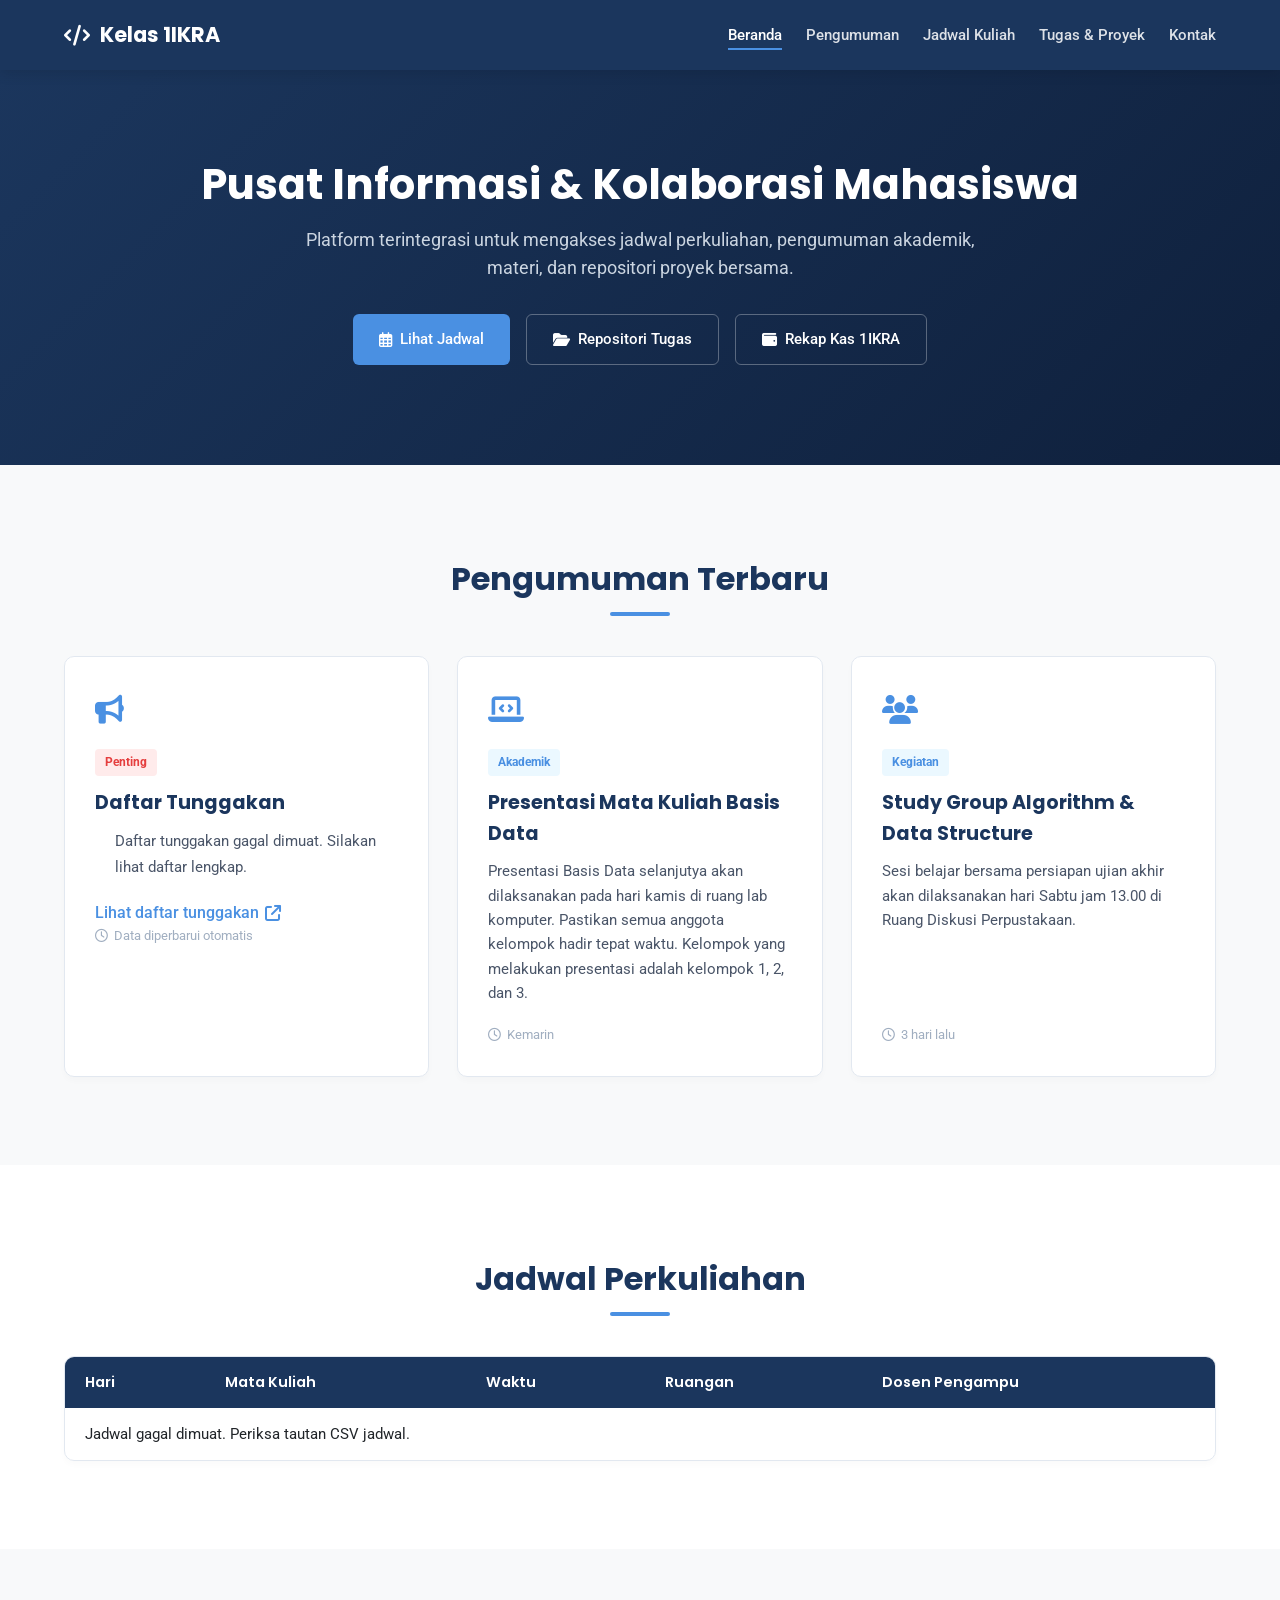
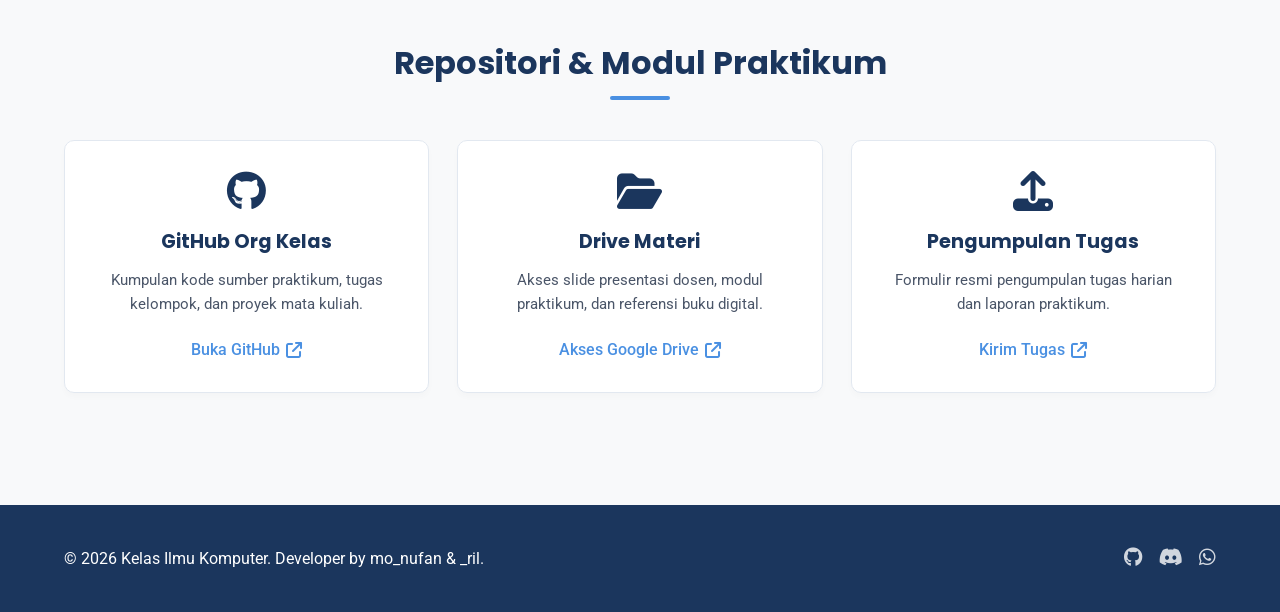
<file: index.html>
<!doctype html>
<html lang="id">
  <head>
    <meta charset="UTF-8" />
    <meta name="viewport" content="width=device-width, initial-scale=1.0" />
    <title>Ilmu Komputer - Portal Kelas</title>

    <link rel="preconnect" href="https://fonts.googleapis.com" />
    <link rel="preconnect" href="https://fonts.gstatic.com" crossorigin />
    <link
      href="https://fonts.googleapis.com/css2?family=Poppins:wght@600;700&family=Roboto:wght@400;500;700&display=swap"
      rel="stylesheet"
    />
    <link
      rel="stylesheet"
      href="https://cdnjs.cloudflare.com/ajax/libs/font-awesome/6.4.0/css/all.min.css"
    />
    <link rel="stylesheet" href="style.css" />
  </head>
  <body>
    <header>
      <div class="container nav-container">
        <a href="#" class="logo">
          <i class="fa-solid fa-code"></i>Kelas 1IKRA</a
        >

        <button
          class="mobile-menu-btn"
          id="mobileMenuBtn"
          aria-label="Toggle Navigation"
        >
          <i class="fa-solid fa-bars"></i>
        </button>

        <nav aria-label="Navigasi utama">
          <ul class="nav-links" id="navLinks">
            <li><a href="#beranda" class="active">Beranda</a></li>
            <li><a href="#pengumuman">Pengumuman</a></li>
            <li><a href="#jadwal">Jadwal Kuliah</a></li>
            <li><a href="#tugas">Tugas & Proyek</a></li>
            <li><a href="#kontak">Kontak</a></li>
          </ul>
        </nav>
      </div>
    </header>

    <section class="hero" id="beranda">
      <div class="container">
        <h1>Pusat Informasi & Kolaborasi Mahasiswa</h1>
        <p>
          Platform terintegrasi untuk mengakses jadwal perkuliahan, pengumuman
          akademik, materi, dan repositori proyek bersama.
        </p>
        <div class="hero-buttons">
          <a href="#jadwal" class="btn btn-primary"
            ><i class="fa-regular fa-calendar-days"></i> Lihat Jadwal</a
          >
          <a href="#tugas" class="btn btn-outline"
            ><i class="fa-solid fa-folder-open"></i> Repositori Tugas</a
          >
          <a href="kas.html#ringkasan" class="btn btn-outline"
            ><i class="fa-solid fa-wallet"></i> Rekap Kas 1IKRA</a
          >
        </div>
      </div>
    </section>

    <section class="section" id="pengumuman">
      <div class="container">
        <h2 class="section-title">Pengumuman Terbaru</h2>
        <div class="grid-3">
          <div class="card">
            <div class="card-icon"><i class="fa-solid fa-bullhorn"></i></div>
            <span class="tag tag-urgent">Penting</span>
            <h3 id="tunggakan-announcement-title">Daftar Tunggakan</h3>
            <ul id="tunggakan-announcement-message" class="tunggakan-list">
              <li>Memuat daftar tunggakan...</li>
            </ul>
            <a href="kas.html#tukang-nunggak" class="link-btn"
              >Lihat daftar tunggakan
              <i class="fa-solid fa-arrow-up-right-from-square"></i
            ></a>
            <small class="card-date"
              ><i class="fa-regular fa-clock"></i> Data diperbarui
              otomatis</small
            >
          </div>
          <div class="card">
            <div class="card-icon"><i class="fa-solid fa-laptop-code"></i></div>
            <span class="tag tag-info">Akademik</span>
            <h3>Presentasi Mata Kuliah Basis Data</h3>
            <p>
              Presentasi Basis Data selanjutya akan dilaksanakan pada hari kamis
              di ruang lab komputer. Pastikan semua anggota kelompok hadir tepat
              waktu. Kelompok yang melakukan presentasi adalah kelompok 1, 2,
              dan 3.
            </p>
            <small class="card-date"
              ><i class="fa-regular fa-clock"></i> Kemarin</small
            >
          </div>
          <div class="card">
            <div class="card-icon"><i class="fa-solid fa-users"></i></div>
            <span class="tag tag-info">Kegiatan</span>
            <h3>Study Group Algorithm & Data Structure</h3>
            <p>
              Sesi belajar bersama persiapan ujian akhir akan dilaksanakan hari
              Sabtu jam 13.00 di Ruang Diskusi Perpustakaan.
            </p>
            <small class="card-date"
              ><i class="fa-regular fa-clock"></i> 3 hari lalu</small
            >
          </div>
        </div>
      </div>
    </section>

    <section class="section section-alt" id="jadwal">
      <div class="container">
        <h2 class="section-title">Jadwal Perkuliahan</h2>
        <div class="table-container">
          <table class="schedule-table">
            <thead>
              <tr>
                <th>Hari</th>
                <th>Mata Kuliah</th>
                <th>Waktu</th>
                <th>Ruangan</th>
                <th>Dosen Pengampu</th>
              </tr>
            </thead>
            <tbody>
              <tr>
                <td colspan="5">Memuat jadwal...</td>
              </tr>
            </tbody>
          </table>
        </div>
      </div>
    </section>

    <section class="section" id="tugas">
      <div class="container">
        <h2 class="section-title">Repositori & Modul Praktikum</h2>
        <div class="grid-3">
          <div class="card resource-card">
            <i class="fa-brands fa-github resource-icon"></i>
            <h3>GitHub Org Kelas</h3>
            <p>
              Kumpulan kode sumber praktikum, tugas kelompok, dan proyek mata
              kuliah.
            </p>
            <a href="#" class="link-btn"
              >Buka GitHub <i class="fa-solid fa-arrow-up-right-from-square"></i
            ></a>
          </div>
          <div class="card resource-card">
            <i class="fa-solid fa-folder-open resource-icon"></i>
            <h3>Drive Materi</h3>
            <p>
              Akses slide presentasi dosen, modul praktikum, dan referensi buku
              digital.
            </p>
            <a href="#" class="link-btn"
              >Akses Google Drive
              <i class="fa-solid fa-arrow-up-right-from-square"></i
            ></a>
          </div>
          <div class="card resource-card">
            <i class="fa-solid fa-upload resource-icon"></i>
            <h3>Pengumpulan Tugas</h3>
            <p>
              Formulir resmi pengumpulan tugas harian dan laporan praktikum.
            </p>
            <a
              href="https://elearning2.universitasputrabangsa.ac.id/"
              class="link-btn"
              target="_blank"
              rel="noopener noreferrer"
              >Kirim Tugas <i class="fa-solid fa-arrow-up-right-from-square"></i
            ></a>
          </div>
        </div>
      </div>
    </section>

    <footer id="kontak">
      <div class="container footer-content">
        <p>&copy; 2026 Kelas Ilmu Komputer. Developer by mo_nufan & _ril.</p>
        <div class="social-links">
          <a href="#" aria-label="GitHub"
            ><i class="fa-brands fa-github"></i
          ></a>
          <a href="#" aria-label="Discord"
            ><i class="fa-brands fa-discord"></i
          ></a>
          <a href="https://" aria-label="WhatsApp Group"
            ><i class="fa-brands fa-whatsapp"></i
          ></a>
        </div>
      </div>
    </footer>

    <script src="script.js"></script>
  </body>
</html>
</file>
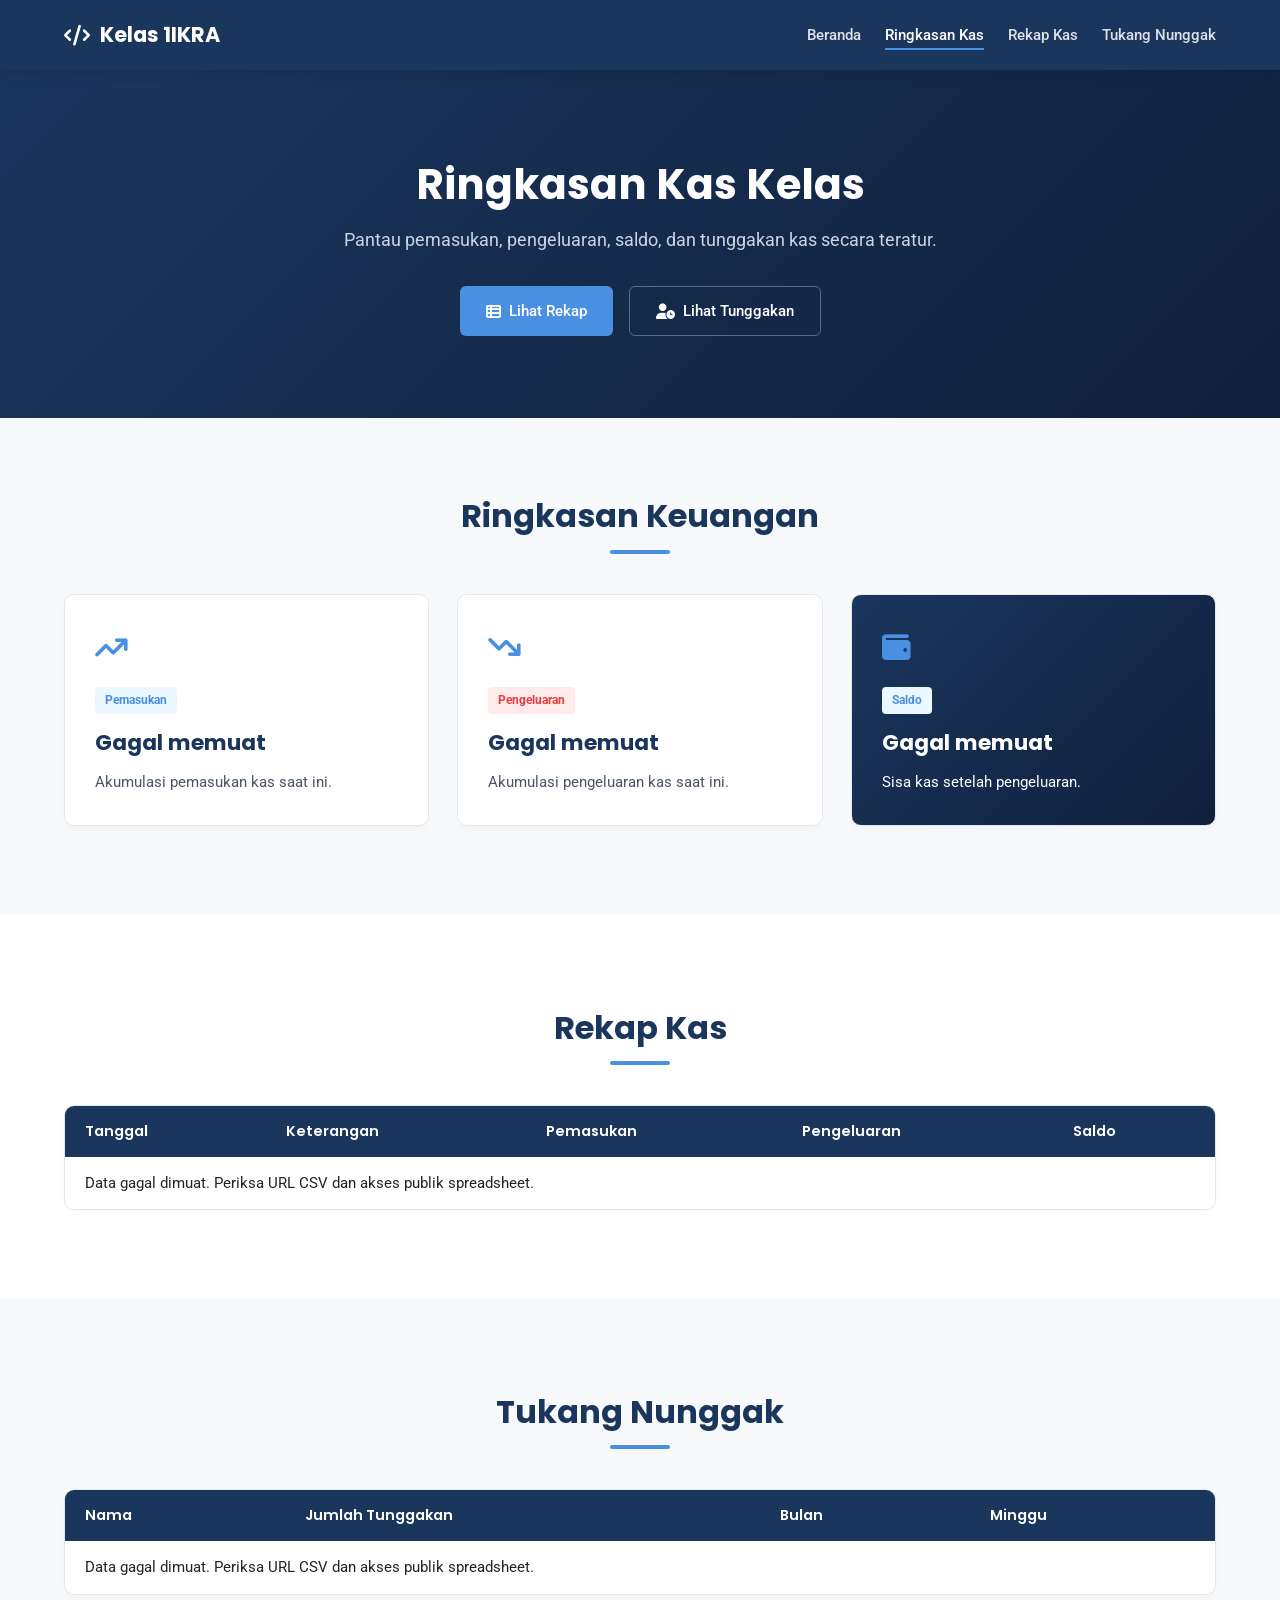
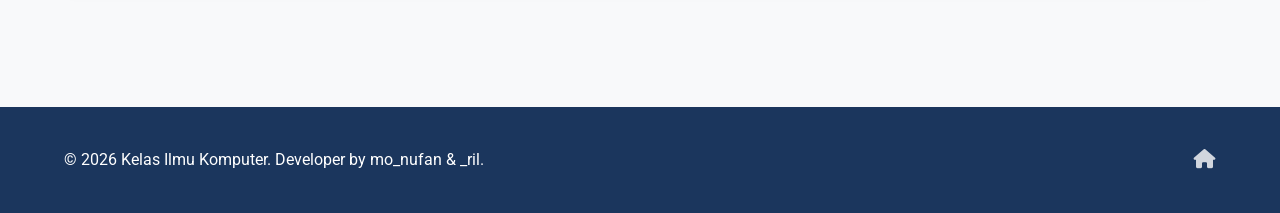
<file: kas.html>
<!doctype html>
<html lang="id">
  <head>
    <meta charset="UTF-8" />
    <meta name="viewport" content="width=device-width, initial-scale=1.0" />
    <meta name="theme-color" content="#1b365d" />
    <title>Rekap Kas - Portal Kelas</title>
    <link rel="preconnect" href="https://fonts.googleapis.com" />
    <link rel="preconnect" href="https://fonts.gstatic.com" crossorigin />
    <link
      href="https://fonts.googleapis.com/css2?family=Poppins:wght@600;700&family=Roboto:wght@400;500;700&display=swap"
      rel="stylesheet"
    />
    <link
      rel="stylesheet"
      href="https://cdnjs.cloudflare.com/ajax/libs/font-awesome/6.4.0/css/all.min.css"
    />
    <link rel="stylesheet" href="style.css" />
  </head>
  <body class="kas-page">
    <header>
      <div class="container nav-container">
        <a href="index.html" class="logo">
          <i class="fa-solid fa-code"></i> Kelas 1IKRA
        </a>
        <button
          class="mobile-menu-btn"
          id="mobileMenuBtn"
          aria-label="Toggle Navigation"
        >
          <i class="fa-solid fa-bars"></i>
        </button>
        <nav aria-label="Navigasi utama">
          <ul class="nav-links" id="navLinks">
            <li><a href="index.html">Beranda</a></li>
            <li><a href="#ringkasan" class="active">Ringkasan Kas</a></li>
            <li><a href="#rekap-kas">Rekap Kas</a></li>
            <li><a href="#tukang-nunggak">Tukang Nunggak</a></li>
          </ul>
        </nav>
      </div>
    </header>

    <section class="hero kas-hero" id="ringkasan">
      <div class="container">
        <h1>Ringkasan Kas Kelas</h1>
        <p>Pantau pemasukan, pengeluaran, saldo, dan tunggakan kas secara teratur.</p>
        <div class="hero-buttons">
          <a href="#rekap-kas" class="btn btn-primary">
            <i class="fa-solid fa-table-list"></i> Lihat Rekap
          </a>
          <a href="#tukang-nunggak" class="btn btn-outline">
            <i class="fa-solid fa-user-clock"></i> Lihat Tunggakan
          </a>
        </div>
      </div>
    </section>

    <section class="section kas-summary-section">
      <div class="container">
        <h2 class="section-title">Ringkasan Keuangan</h2>
        <div class="grid-3">
          <article class="card summary-card">
            <div class="card-icon"><i class="fa-solid fa-arrow-trend-up"></i></div>
            <span class="tag tag-info">Pemasukan</span>
            <h3 id="total-pemasukan">Memuat...</h3>
            <p>Akumulasi pemasukan kas saat ini.</p>
          </article>
          <article class="card summary-card">
            <div class="card-icon"><i class="fa-solid fa-arrow-trend-down"></i></div>
            <span class="tag tag-urgent">Pengeluaran</span>
            <h3 id="total-pengeluaran">Memuat...</h3>
            <p>Akumulasi pengeluaran kas saat ini.</p>
          </article>
          <article class="card summary-card balance-card">
            <div class="card-icon"><i class="fa-solid fa-wallet"></i></div>
            <span class="tag tag-info">Saldo</span>
            <h3 id="saldo">Memuat...</h3>
            <p>Sisa kas setelah pengeluaran.</p>
          </article>
        </div>
      </div>
    </section>

    <section class="section section-alt" id="rekap-kas">
      <div class="container">
        <h2 class="section-title">Rekap Kas</h2>
        <div class="table-container kas-table-container">
          <table class="schedule-table kas-table">
            <thead>
              <tr>
                <th>Tanggal</th>
                <th>Keterangan</th>
                <th>Pemasukan</th>
                <th>Pengeluaran</th>
                <th>Saldo</th>
              </tr>
            </thead>
            <tbody id="rekap-table-body"></tbody>
          </table>
        </div>
      </div>
    </section>

    <section class="section" id="tukang-nunggak">
      <div class="container">
        <h2 class="section-title">Tukang Nunggak</h2>
        <div class="table-container kas-table-container">
          <table class="schedule-table kas-table">
            <thead>
              <tr>
                <th>Nama</th>
                <th>Jumlah Tunggakan</th>
                <th>Bulan</th>
                <th>Minggu</th>
              </tr>
            </thead>
            <tbody id="nunggak-table-body"></tbody>
          </table>
        </div>
      </div>
    </section>

    <footer>
      <div class="container footer-content">
        <p>&copy; 2026 Kelas Ilmu Komputer. Developer by mo_nufan & _ril.</p>
        <div class="social-links">
          <a href="index.html" aria-label="Kembali ke portal kelas">
            <i class="fa-solid fa-house"></i>
          </a>
        </div>
      </div>
    </footer>
    <script src="app.js" defer></script>
  </body>
</html>
</file>
<file: style.css>
/* ==========================================
   1. VARIABEL WARNA & FONT
   ========================================== */
:root {
    --bg-navy: #1B365D;       /* Biru Navy (Header & Identitas) */
    --accent-blue: #4A90E2;   /* Biru Muda (Tombol / Link) */
    --bg-light: #F8F9FA;      /* Abu-abu/Putih (Latar Belakang) */
    --text-dark: #212529;     /* Teks Utama */
    --white: #FFFFFF;
    --border-color: #E2E8F0;
    --tag-urgent-bg: #FFEBEB;
    --tag-urgent-color: #E53E3E;
    
    --font-heading: 'Poppins', sans-serif;
    --font-body: 'Roboto', sans-serif;
}

/* ==========================================
   2. RESET & STILISASI DASAR
   ========================================== */
* {
    margin: 0;
    padding: 0;
    box-sizing: border-box;
}

html {
    scroll-behavior: smooth;
}

body {
    font-family: var(--font-body);
    background-color: var(--bg-light);
    color: var(--text-dark);
    line-height: 1.6;
}

h1, h2, h3, h4, h5, h6 {
    font-family: var(--font-heading);
    color: var(--bg-navy);
}

a {
    text-decoration: none;
    color: var(--accent-blue);
    transition: all 0.3s ease;
}

a:hover {
    opacity: 0.85;
}

.container {
    width: 90%;
    max-width: 1200px;
    margin: 0 auto;
}

.section {
    padding: 88px 0;
    scroll-margin-top: 70px;
}

.section-alt {
    background-color: var(--white);
}

.section-title {
    text-align: center;
    margin-bottom: 40px;
    font-size: 2rem;
    position: relative;
}

.section-title::after {
    content: '';
    width: 60px;
    height: 4px;
    background-color: var(--accent-blue);
    display: block;
    margin: 8px auto 0 auto;
    border-radius: 2px;
}

/* ==========================================
   3. HEADER & NAVIGASI
   ========================================== */
header {
    background-color: var(--bg-navy);
    position: sticky;
    top: 0;
    z-index: 1000;
    box-shadow: 0 4px 12px rgba(0, 0, 0, 0.1);
}

.nav-container {
    display: flex;
    justify-content: space-between;
    align-items: center;
    height: 70px;
}

.logo {
    font-family: var(--font-heading);
    font-size: 1.3rem;
    font-weight: 700;
    color: var(--white);
    display: flex;
    align-items: center;
    gap: 10px;
}

.nav-links {
    display: flex;
    list-style: none;
    gap: 24px;
}

.nav-links a {
    color: rgba(255, 255, 255, 0.85);
    font-weight: 500;
    font-size: 0.95rem;
    padding: 6px 0;
    position: relative;
}

.nav-links a:hover,
.nav-links a.active {
    color: var(--white);
}

.nav-links a.active::after {
    content: '';
    position: absolute;
    bottom: 0;
    left: 0;
    width: 100%;
    height: 2px;
    background-color: var(--accent-blue);
}

.mobile-menu-btn {
    display: none;
    background: none;
    border: none;
    color: var(--white);
    font-size: 1.5rem;
    cursor: pointer;
}

/* ==========================================
   4. HERO SECTION
   ========================================== */
.hero {
    background: linear-gradient(135deg, var(--bg-navy) 0%, #0F203C 100%);
    color: var(--white);
    padding: 90px 0 100px 0;
    text-align: center;
}

.hero-badge {
    background-color: rgba(74, 144, 226, 0.15);
    color: var(--accent-blue);
    border: 1px solid var(--accent-blue);
    padding: 6px 16px;
    border-radius: 20px;
    font-size: 0.85rem;
    font-weight: 500;
    display: inline-block;
    margin-bottom: 20px;
}

.hero h1 {
    color: var(--white);
    font-size: 2.6rem;
    margin-bottom: 16px;
    line-height: 1.2;
}

.hero p {
    font-size: 1.1rem;
    color: #CBD5E1;
    max-width: 680px;
    margin: 0 auto 32px auto;
}

.hero-buttons {
    display: flex;
    justify-content: center;
    gap: 16px;
    flex-wrap: wrap;
}

.btn {
    padding: 12px 26px;
    border-radius: 6px;
    font-weight: 500;
    font-size: 0.95rem;
    display: inline-flex;
    align-items: center;
    gap: 8px;
    cursor: pointer;
    transition: all 0.3s ease;
}

.btn-primary {
    background-color: var(--accent-blue);
    color: var(--white);
}

.btn-primary:hover {
    background-color: #357ABD;
    color: var(--white);
}

.btn-outline {
    background-color: transparent;
    color: var(--white);
    border: 1px solid rgba(255, 255, 255, 0.3);
}

.btn-outline:hover {
    border-color: var(--white);
    background-color: rgba(255, 255, 255, 0.05);
    color: var(--white);
}

/* ==========================================
   5. CARDS & GRID
   ========================================== */
.grid-3 {
    display: grid;
    grid-template-columns: repeat(auto-fit, minmax(300px, 1fr));
    gap: 28px;
}

.card {
    background-color: var(--white);
    border: 1px solid var(--border-color);
    border-radius: 10px;
    padding: 30px;
    box-shadow: 0 4px 6px rgba(0, 0, 0, 0.02);
    transition: transform 0.25s ease, box-shadow 0.25s ease;
    display: flex;
    flex-direction: column;
}

.section > .container > *:not(.section-title) {
    animation: section-entry 0.7s ease both;
}

.reveal {
    opacity: 0;
    transform: translateY(28px);
    transition: opacity 0.7s ease, transform 0.7s ease;
}

.reveal.is-visible {
    opacity: 1;
    transform: translateY(0);
}

.card:hover {
    transform: translateY(-5px);
    box-shadow: 0 10px 20px rgba(0, 0, 0, 0.06);
}

.card-icon {
    font-size: 1.8rem;
    color: var(--accent-blue);
    margin-bottom: 16px;
}

.tag {
    align-self: flex-start;
    padding: 4px 10px;
    font-size: 0.75rem;
    border-radius: 4px;
    font-weight: 700;
    margin-bottom: 12px;
}

.tag-info {
    background-color: #EBF8FF;
    color: var(--accent-blue);
}

.tag-urgent {
    background-color: var(--tag-urgent-bg);
    color: var(--tag-urgent-color);
}

.card h3 {
    font-size: 1.2rem;
    margin-bottom: 10px;
}

.card p {
    font-size: 0.95rem;
    color: #4A5568;
    margin-bottom: 20px;
    flex-grow: 1;
}

.tunggakan-list {
    color: #4A5568;
    font-size: 0.95rem;
    line-height: 1.7;
    margin: 0 0 20px;
    padding-left: 20px;
}

.tunggakan-list li::marker {
    color: var(--tag-urgent-color);
}

.card-date {
    color: #A0AEC0;
    font-size: 0.8rem;
    display: flex;
    align-items: center;
    gap: 6px;
}

/* Resource Cards */
.resource-card {
    text-align: center;
    align-items: center;
}

.resource-icon {
    font-size: 2.5rem;
    color: var(--bg-navy);
    margin-bottom: 16px;
}

.link-btn {
    font-weight: 500;
    display: inline-flex;
    align-items: center;
    gap: 6px;
}

/* ==========================================
   6. TABEL JADWAL
   ========================================== */
.table-container {
    overflow-x: auto;
    background-color: var(--white);
    border-radius: 10px;
    border: 1px solid var(--border-color);
    box-shadow: 0 4px 6px rgba(0, 0, 0, 0.02);
    margin-top: 8px;
}

.schedule-table {
    width: 100%;
    border-collapse: collapse;
    text-align: left;
}

.schedule-table th {
    background-color: var(--bg-navy);
    color: var(--white);
    font-family: var(--font-heading);
    padding: 14px 20px;
    font-size: 0.9rem;
    font-weight: 600;
}

.schedule-table td {
    padding: 14px 20px;
    border-bottom: 1px solid var(--border-color);
    font-size: 0.95rem;
}

.schedule-table tbody tr:last-child td {
    border-bottom: none;
}

.schedule-table tbody tr:hover {
    background-color: #F1F5F9;
}

/* ==========================================
   7. FOOTER
   ========================================== */
footer {
    background-color: var(--bg-navy);
    color: var(--white);
    padding: 38px 0;
    margin-top: 24px;
}

.footer-content {
    display: flex;
    justify-content: space-between;
    align-items: center;
    flex-wrap: wrap;
    gap: 16px;
}

.social-links {
    display: flex;
    gap: 16px;
}

.social-links a {
    color: var(--white);
    font-size: 1.2rem;
    opacity: 0.8;
}

.social-links a:hover {
    color: var(--accent-blue);
    opacity: 1;
}

/* ==========================================
   8. RESPONSIVE DESIGN
   ========================================== */
@media (max-width: 768px) {
    .mobile-menu-btn {
        display: block;
    }

    .nav-links {
        display: none;
        flex-direction: column;
        position: absolute;
        top: 70px;
        left: 0;
        width: 100%;
        background-color: var(--bg-navy);
        padding: 20px;
        box-shadow: 0 8px 16px rgba(0, 0, 0, 0.2);
    }

    .nav-links.show {
        display: flex;
    }

    .hero h1 {
        font-size: 2rem;
    }

    .section {
        padding: 64px 0;
    }

    .footer-content {
        flex-direction: column;
        text-align: center;
    }
}

@keyframes section-entry {
    from {
        opacity: 0;
        transform: translateY(18px);
    }

    to {
        opacity: 1;
        transform: translateY(0);
    }
}

@media (prefers-reduced-motion: reduce) {
    html {
        scroll-behavior: auto;
    }

    *,
    *::before,
    *::after {
        animation-duration: 0.01ms !important;
        animation-iteration-count: 1 !important;
        scroll-behavior: auto !important;
        transition-duration: 0.01ms !important;
    }

    .reveal {
        opacity: 1;
        transform: none;
    }
}

.kas-hero {
    padding-bottom: 82px;
}

.kas-summary-section {
    padding-top: 72px;
}

.summary-card h3 {
    margin-bottom: 10px;
    font-size: 1.35rem;
    overflow-wrap: anywhere;
}

.summary-card p {
    margin-bottom: 0;
}

.balance-card {
    background: linear-gradient(135deg, var(--bg-navy) 0%, #0f203c 100%);
}

.balance-card h3,
.balance-card p {
    color: var(--white);
}

.kas-table-container {
    margin-top: 0;
}

.kas-table {
    min-width: 680px;
}

.kas-table td {
    color: var(--text-dark);
}

@media (max-width: 768px) {
    .kas-hero {
        padding-bottom: 64px;
    }

    .kas-summary-section {
        padding-top: 56px;
    }
}
</file>
